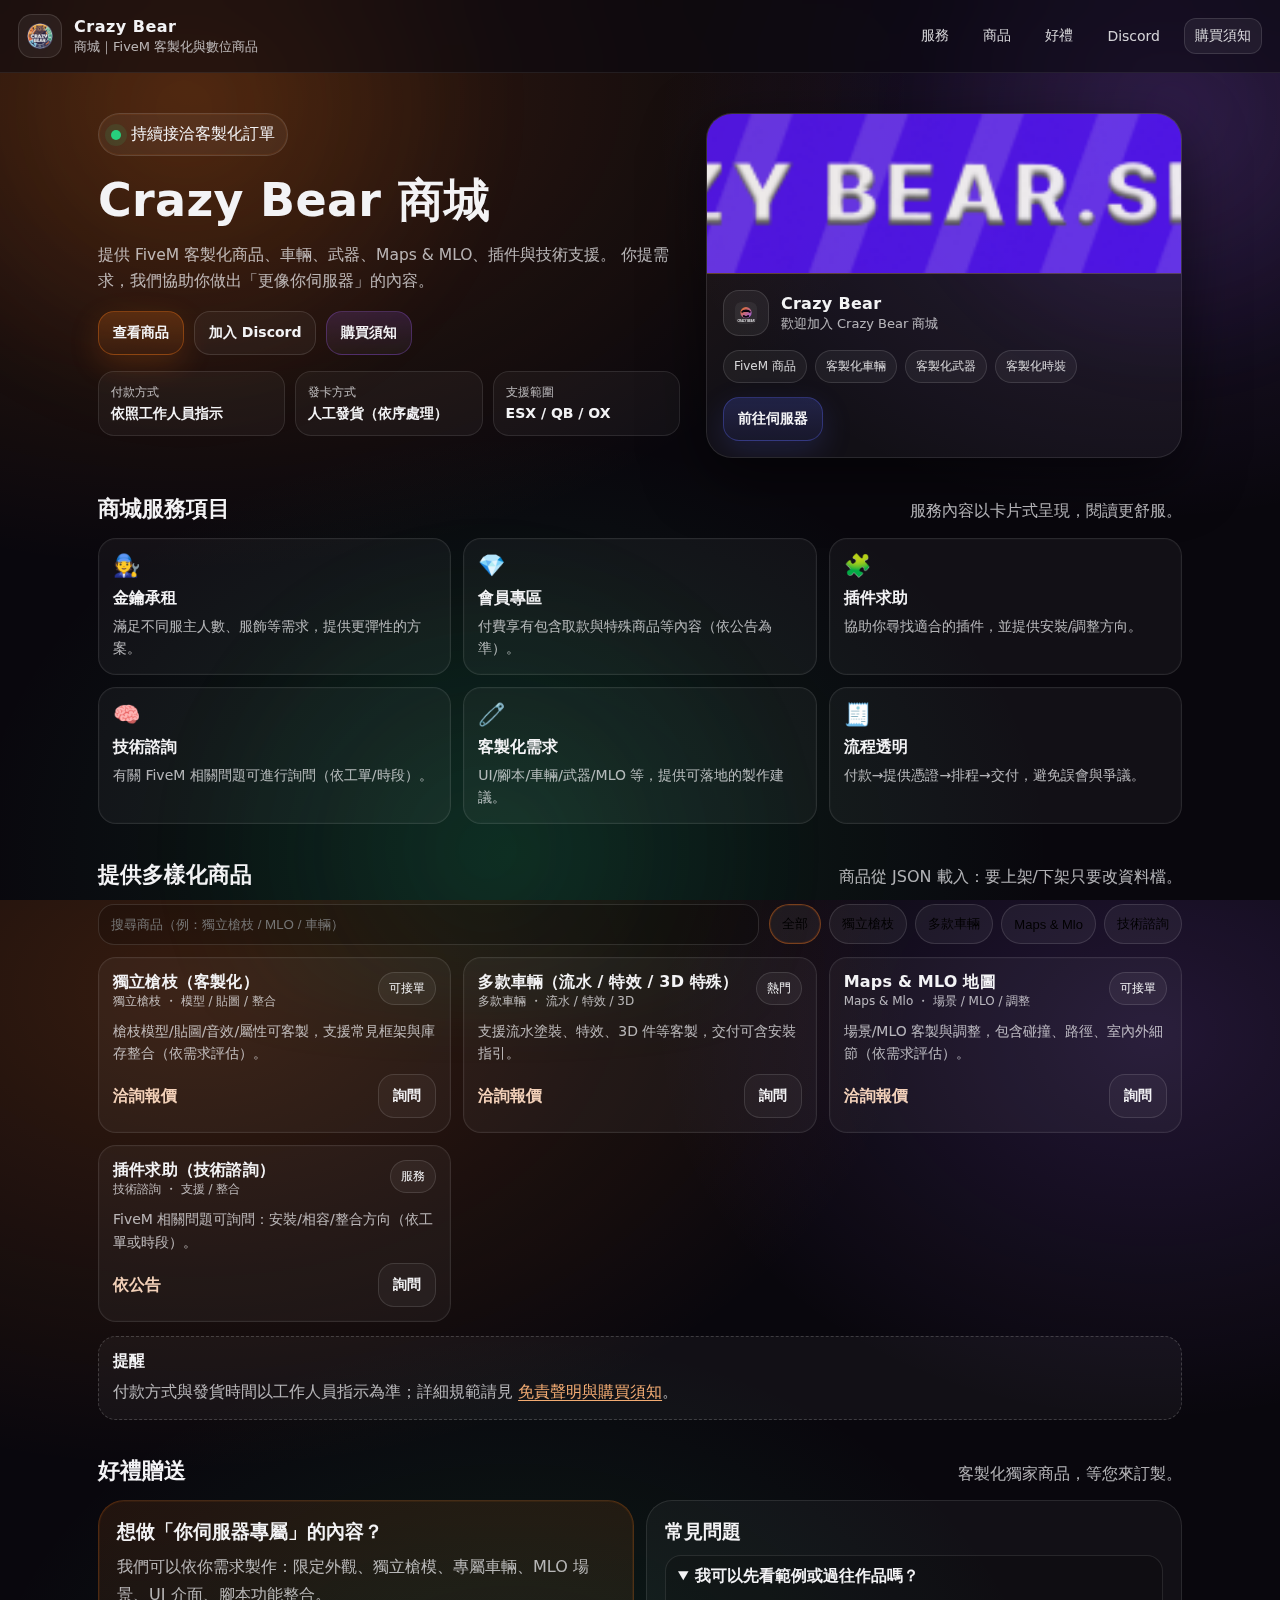
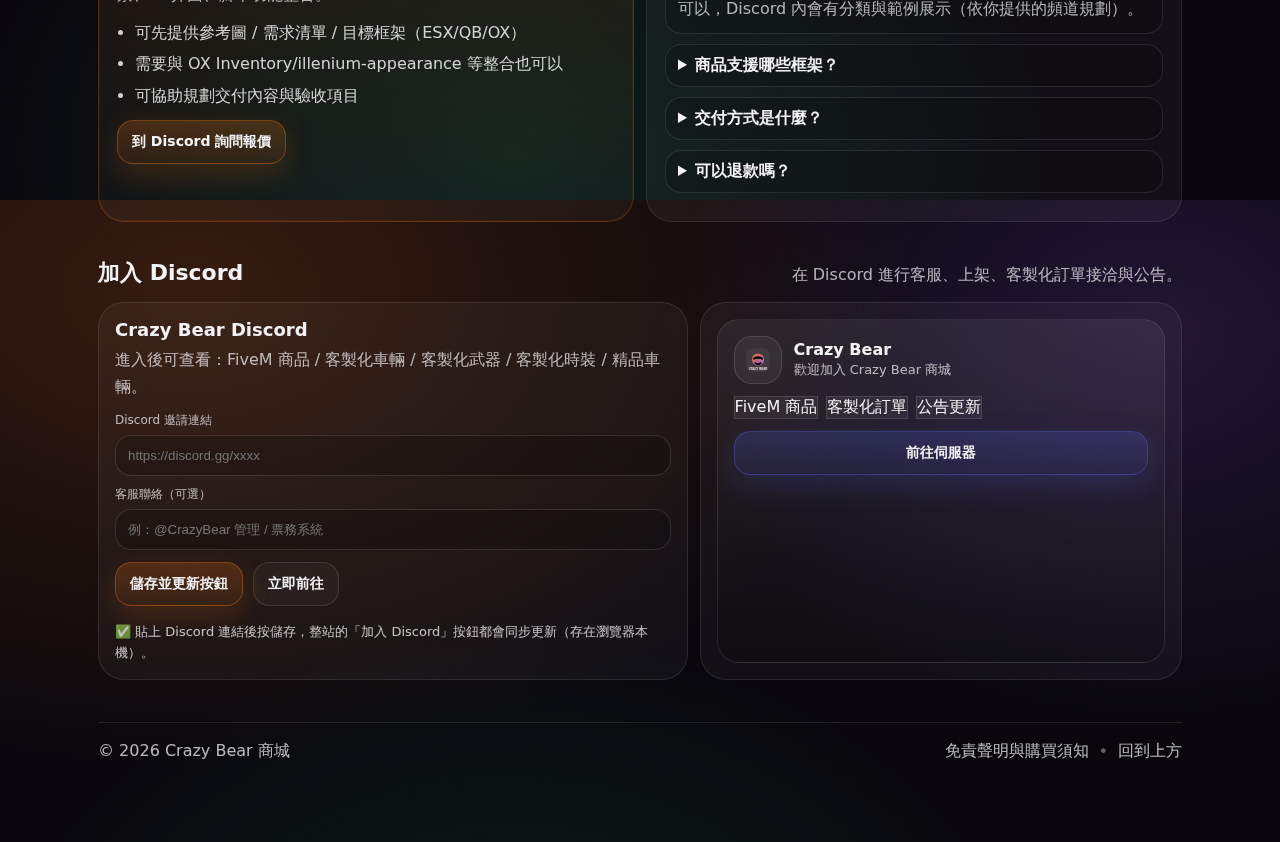
<file: index.html>
<!doctype html>
<html lang="zh-Hant">
<head>
  <meta charset="utf-8" />
  <meta name="viewport" content="width=device-width, initial-scale=1" />
  <title>Crazy Bear 商城</title>
  <meta name="description" content="Crazy Bear 商城｜FiveM 客製化商品、車輛、武器、MLO、插件與技術支援" />
  <link rel="icon" href="/assets/img/logo.svg?v=20260104" type="image/svg+xml" />
  <link rel="stylesheet" href="/assets/style.css?v=20260104" />
</head>


<body>
  <div class="bg-glow" aria-hidden="true"></div>

  <header class="topbar">
    <a class="brand" href="./">
      <img src="assets/img/cbslogo.png" alt="Crazy Bear" class="brand__logo" />
      <div class="brand__text">
        <div class="brand__title">Crazy Bear</div>
        <div class="brand__sub">商城｜FiveM 客製化與數位商品</div>
      </div>
    </a>

    <nav class="nav">
      <a href="#services">服務</a>
      <a href="#catalog">商品</a>
      <a href="#gifts">好禮</a>
      <a href="#discord">Discord</a>
      <a href="./terms.html" class="chip">購買須知</a>
    </nav>

    <button class="hamburger" id="hamburger" aria-label="開啟選單">
      <span></span><span></span><span></span>
    </button>
  </header>

  <aside class="mobile-drawer" id="drawer" aria-hidden="true">
    <div class="drawer__panel">
      <div class="drawer__head">
        <div class="drawer__title">選單</div>
        <button class="drawer__close" id="drawerClose" aria-label="關閉">✕</button>
      </div>
      <a href="#services" class="drawer__link">商城服務</a>
      <a href="#catalog" class="drawer__link">商品分類</a>
      <a href="#gifts" class="drawer__link">好禮贈送</a>
      <a href="#discord" class="drawer__link">加入 Discord</a>
      <a href="./terms.html" class="drawer__link">免責聲明與購買須知</a>
    </div>
  </aside>

  <main class="container">
    <section class="hero">
      <div class="hero__left">
        <div class="pill">
          <span class="dot"></span>
          <span>持續接洽客製化訂單</span>
        </div>

        <h1>Crazy Bear 商城</h1>
        <p class="lead">
          提供 FiveM 客製化商品、車輛、武器、Maps & MLO、插件與技術支援。
          你提需求，我們協助你做出「更像你伺服器」的內容。
        </p>

        <div class="cta">
          <a class="btn btn--primary" href="#catalog">查看商品</a>
          <a class="btn btn--ghost" id="discordCta" href=" https://discord.gg/Xjjh3tvmuu" rel="noreferrer">加入 Discord</a>
          <a class="btn btn--soft" href="./terms.html">購買須知</a>
        </div>

        <div class="meta">
          <div class="meta__item">
            <div class="meta__k">付款方式</div>
            <div class="meta__v">依照工作人員指示</div>
          </div>
          <div class="meta__item">
            <div class="meta__k">發卡方式</div>
            <div class="meta__v">人工發貨（依序處理）</div>
          </div>
          <div class="meta__item">
            <div class="meta__k">支援範圍</div>
            <div class="meta__v">ESX / QB / OX</div>
          </div>
        </div>
      </div>

      <div class="hero__right">
        <div class="poster">
          <div class="poster__banner">
            <img src="assets/img/banner.gif" alt="banner" />
          </div>
          <div class="poster__card">
            <div class="poster__brand">
              <img src="assets/img/logo.svg" alt="" />
              <div>
                <div class="poster__name">Crazy Bear</div>
                <div class="poster__desc">歡迎加入 Crazy Bear 商城</div>
              </div>
            </div>

            <div class="poster__tags">
              <span class="tag">FiveM 商品</span>
              <span class="tag">客製化車輛</span>
              <span class="tag">客製化武器</span>
              <span class="tag">客製化時裝</span>
            </div>

            <a class="btn btn--discord" id="discordCardBtn"  href="https://discord.gg/Xjjh3tvmuu" rel="noreferrer">前往伺服器</a>
          </div>
        </div>
      </div>
    </section>

    <section class="section" id="services">
      <div class="section__head">
        <h2>商城服務項目</h2>
        <p>服務內容以卡片式呈現，閱讀更舒服。</p>
      </div>

      <div class="grid grid--3">
        <article class="card"><div class="card__icon">🧑‍🔧</div><h3>金鑰承租</h3><p>滿足不同服主人數、服飾等需求，提供更彈性的方案。</p></article>
        <article class="card"><div class="card__icon">💎</div><h3>會員專區</h3><p>付費享有包含取款與特殊商品等內容（依公告為準）。</p></article>
        <article class="card"><div class="card__icon">🧩</div><h3>插件求助</h3><p>協助你尋找適合的插件，並提供安裝/調整方向。</p></article>
        <article class="card"><div class="card__icon">🧠</div><h3>技術諮詢</h3><p>有關 FiveM 相關問題可進行詢問（依工單/時段）。</p></article>
        <article class="card"><div class="card__icon">🧷</div><h3>客製化需求</h3><p>UI/腳本/車輛/武器/MLO 等，提供可落地的製作建議。</p></article>
        <article class="card"><div class="card__icon">🧾</div><h3>流程透明</h3><p>付款→提供憑證→排程→交付，避免誤會與爭議。</p></article>
      </div>
    </section>

    <section class="section" id="catalog">
      <div class="section__head">
        <h2>提供多樣化商品</h2>
        <p>商品從 JSON 載入：要上架/下架只要改資料檔。</p>
      </div>

      <div class="controls">
        <div class="search"><input id="searchInput" type="search" placeholder="搜尋商品（例：獨立槍枝 / MLO / 車輛）" /></div>
        <div class="filters" id="filters"></div>
      </div>

      <div class="grid grid--products" id="productGrid" aria-live="polite"></div>

      <div class="notice">
        <div class="notice__title">提醒</div>
        <div class="notice__body">付款方式與發貨時間以工作人員指示為準；詳細規範請見 <a href="./terms.html">免責聲明與購買須知</a>。</div>
      </div>
    </section>

    <section class="section" id="gifts">
      <div class="section__head">
        <h2>好禮贈送</h2>
        <p>客製化獨家商品，等您來訂製。</p>
      </div>

      <div class="grid grid--2">
        <div class="callout">
          <h3>想做「你伺服器專屬」的內容？</h3>
          <p>我們可以依你需求製作：限定外觀、獨立槍模、專屬車輛、MLO 場景、UI 介面、腳本功能整合。</p>
          <ul class="bullets">
            <li>可先提供參考圖 / 需求清單 / 目標框架（ESX/QB/OX）</li>
            <li>需要與 OX Inventory/illenium-appearance 等整合也可以</li>
            <li>可協助規劃交付內容與驗收項目</li>
          </ul>
          <div class="cta"><a class="btn btn--primary" id="discordGiftBtn"  href="https://discord.gg/Xjjh3tvmuu" rel="noreferrer">到 Discord 詢問報價</a></div>
        </div>

        <div class="faq">
          <h3>常見問題</h3>
          <details open><summary>我可以先看範例或過往作品嗎？</summary><p>可以，Discord 內會有分類與範例展示（依你提供的頻道規劃）。</p></details>
          <details><summary>商品支援哪些框架？</summary><p>ESX / QB / OX 皆可，會依商品類型與你現有資源評估整合方式。</p></details>
          <details><summary>交付方式是什麼？</summary><p>通常以資源包/檔案交付，必要時提供安裝說明與基本驗收項目。</p></details>
          <details><summary>可以退款嗎？</summary><p>依照購買須知：數位內容/已提供服務通常不受理退換（詳見條款頁）。</p></details>
        </div>
      </div>
    </section>

    <section class="section" id="discord">
      <div class="section__head">
        <h2>加入 Discord</h2>
        <p>在 Discord 進行客服、上架、客製化訂單接洽與公告。</p>
      </div>

      <div class="discord-box">
        <div class="discord-box__left">
          <div class="discord-box__title">Crazy Bear Discord</div>
          <div class="discord-box__desc">進入後可查看：FiveM 商品 / 客製化車輛 / 客製化武器 / 客製化時裝 / 精品車輛。</div>

          <div class="discord-inputs">
            <label class="field"><span>Discord 邀請連結</span><input id="discordUrl" type="url" placeholder="https://discord.gg/xxxx" /></label>
            <label class="field"><span>客服聯絡（可選）</span><input id="contactText" type="text" placeholder="例：@CrazyBear 管理 / 票務系統" /></label>
          </div>

          <div class="cta">
            <button class="btn btn--primary" id="saveBtn">儲存並更新按鈕</button>
            <a class="btn btn--ghost" id="goDiscordBtn"  href="https://discord.gg/Xjjh3tvmuu" rel="noreferrer">立即前往</a>
          </div>

          <div class="hint">✅ 貼上 Discord 連結後按儲存，整站的「加入 Discord」按鈕都會同步更新（存在瀏覽器本機）。</div>
        </div>

        <div class="discord-box__right">
          <div class="mini-card">
            <div class="mini-card__top">
              <img src="assets/img/logo.svg" alt="" />
              <div>
                <div class="mini-card__name">Crazy Bear</div>
                <div class="mini-card__sub">歡迎加入 Crazy Bear 商城</div>
              </div>
            </div>
            <div class="mini-card__chips">
              <span class="chip">FiveM 商品</span>
              <span class="chip">客製化訂單</span>
              <span class="chip">公告更新</span>
            </div>
            <a class="btn btn--discord w-full" id="goDiscordBtn2"  href="https://discord.gg/Xjjh3tvmuu" rel="noreferrer">前往伺服器</a>
          </div>
        </div>
      </div>
    </section>

    <footer class="footer">
      <div>© <span id="year"></span> Crazy Bear 商城</div>
      <div class="footer__links">
        <a href="./terms.html">免責聲明與購買須知</a>
        <span class="sep">•</span>
        <a href="#services">回到上方</a>
      </div>
    </footer>
  </main>

  <script src="assets/app.js"></script>
</body>
</html>
</file>
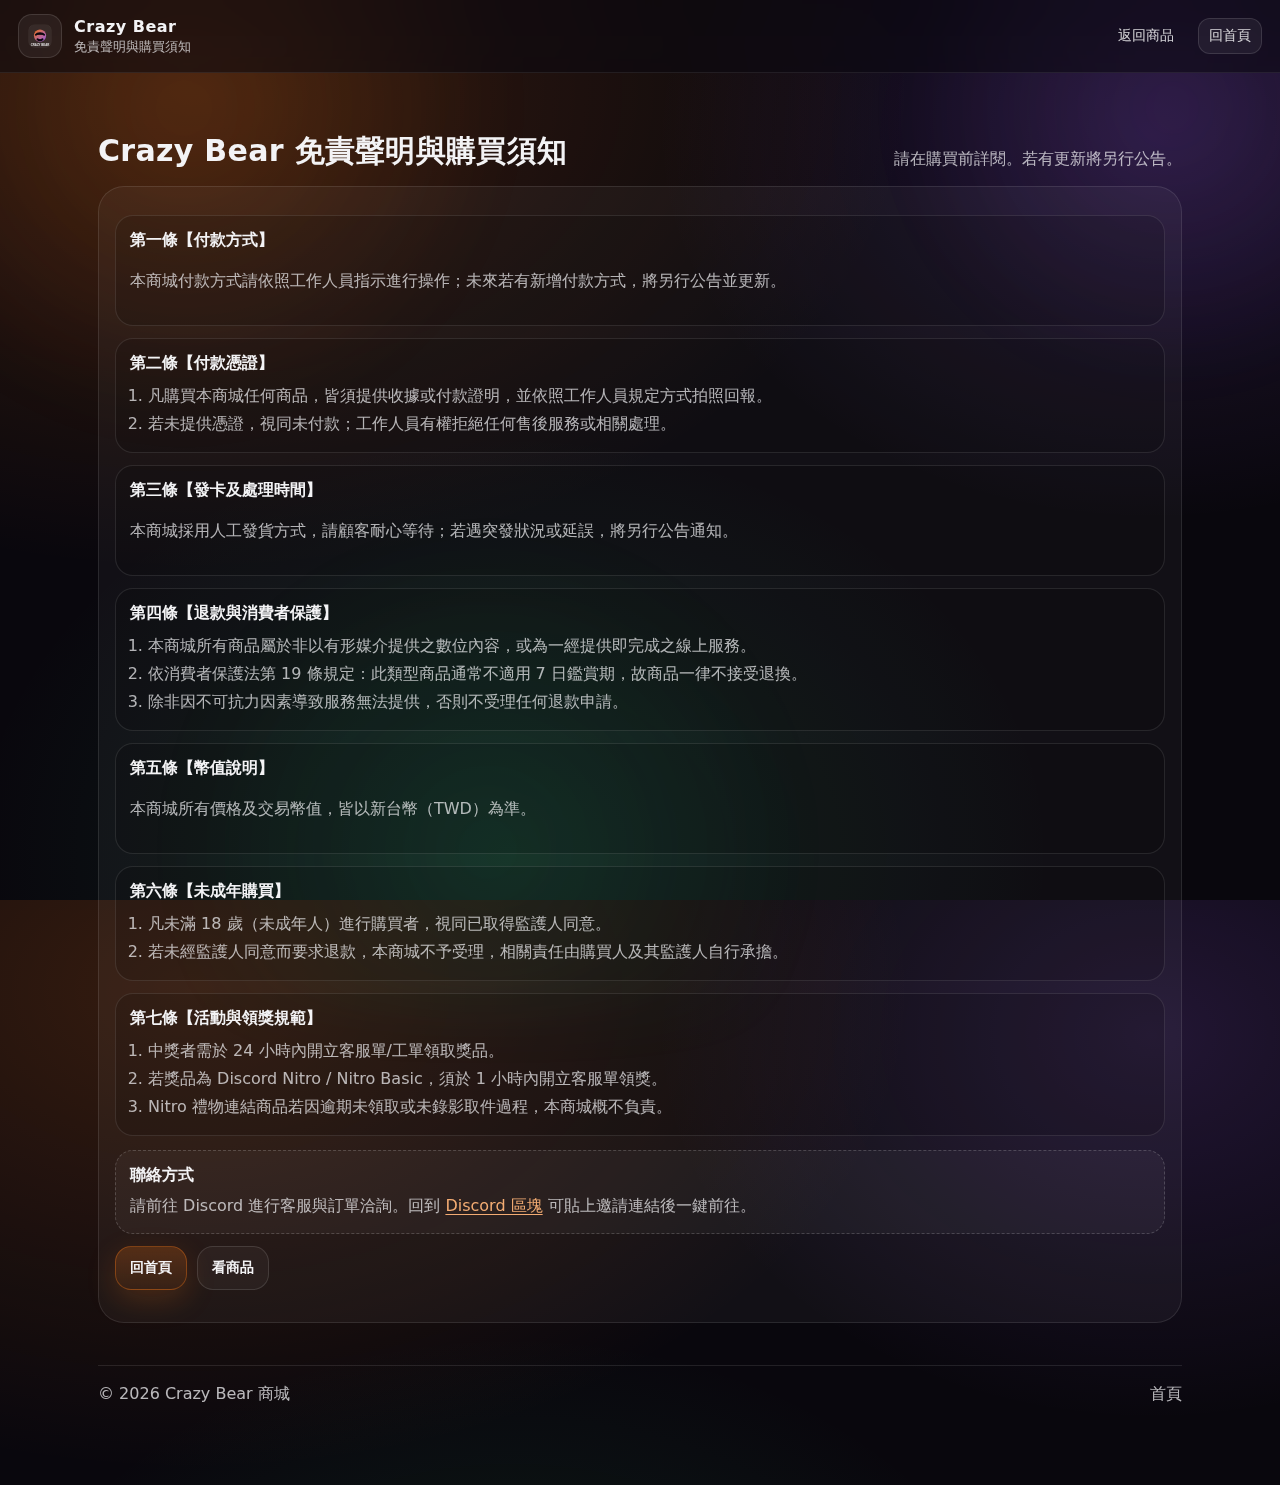
<file: terms.html>
<!doctype html>
<html lang="zh-Hant">
<head>
  <meta charset="utf-8" />
  <meta name="viewport" content="width=device-width, initial-scale=1" />
  <title>免責聲明與購買須知｜Crazy Bear 商城</title>
  <meta name="description" content="Crazy Bear 商城免責聲明與購買須知" />
  <link rel="icon" href="assets/img/logo.svg" type="image/svg+xml" />
  <link rel="stylesheet" href="assets/style.css" />
</head>

<body>
  <div class="bg-glow" aria-hidden="true"></div>

  <header class="topbar">
    <a class="brand" href="./">
      <img src="assets/img/logo.svg" alt="Crazy Bear" class="brand__logo" />
      <div class="brand__text">
        <div class="brand__title">Crazy Bear</div>
        <div class="brand__sub">免責聲明與購買須知</div>
      </div>
    </a>

    <nav class="nav">
      <a href="./#catalog">返回商品</a>
      <a href="./" class="chip">回首頁</a>
    </nav>
  </header>

  <main class="container">
    <section class="section">
      <div class="section__head">
        <h1 class="h1">Crazy Bear 免責聲明與購買須知</h1>
        <p>請在購買前詳閱。若有更新將另行公告。</p>
      </div>

      <div class="terms">
        <article class="term">
          <h2>第一條【付款方式】</h2>
          <p>本商城付款方式請依照工作人員指示進行操作；未來若有新增付款方式，將另行公告並更新。</p>
        </article>

        <article class="term">
          <h2>第二條【付款憑證】</h2>
          <ol>
            <li>凡購買本商城任何商品，皆須提供收據或付款證明，並依照工作人員規定方式拍照回報。</li>
            <li>若未提供憑證，視同未付款；工作人員有權拒絕任何售後服務或相關處理。</li>
          </ol>
        </article>

        <article class="term">
          <h2>第三條【發卡及處理時間】</h2>
          <p>本商城採用人工發貨方式，請顧客耐心等待；若遇突發狀況或延誤，將另行公告通知。</p>
        </article>

        <article class="term">
          <h2>第四條【退款與消費者保護】</h2>
          <ol>
            <li>本商城所有商品屬於非以有形媒介提供之數位內容，或為一經提供即完成之線上服務。</li>
            <li>依消費者保護法第 19 條規定：此類型商品通常不適用 7 日鑑賞期，故商品一律不接受退換。</li>
            <li>除非因不可抗力因素導致服務無法提供，否則不受理任何退款申請。</li>
          </ol>
        </article>

        <article class="term">
          <h2>第五條【幣值說明】</h2>
          <p>本商城所有價格及交易幣值，皆以新台幣（TWD）為準。</p>
        </article>

        <article class="term">
          <h2>第六條【未成年購買】</h2>
          <ol>
            <li>凡未滿 18 歲（未成年人）進行購買者，視同已取得監護人同意。</li>
            <li>若未經監護人同意而要求退款，本商城不予受理，相關責任由購買人及其監護人自行承擔。</li>
          </ol>
        </article>

        <article class="term">
          <h2>第七條【活動與領獎規範】</h2>
          <ol>
            <li>中獎者需於 24 小時內開立客服單/工單領取獎品。</li>
            <li>若獎品為 Discord Nitro / Nitro Basic，須於 1 小時內開立客服單領獎。</li>
            <li>Nitro 禮物連結商品若因逾期未領取或未錄影取件過程，本商城概不負責。</li>
          </ol>
        </article>

        <div class="notice">
          <div class="notice__title">聯絡方式</div>
          <div class="notice__body">
            請前往 Discord 進行客服與訂單洽詢。回到 <a href="./#discord">Discord 區塊</a> 可貼上邀請連結後一鍵前往。
          </div>
        </div>

        <div class="cta">
          <a class="btn btn--primary" href="./">回首頁</a>
          <a class="btn btn--ghost" href="./#catalog">看商品</a>
        </div>
      </div>
    </section>

    <footer class="footer">
      <div>© <span id="year"></span> Crazy Bear 商城</div>
      <div class="footer__links"><a href="./">首頁</a></div>
    </footer>
  </main>

  <script>document.getElementById("year").textContent = new Date().getFullYear();</script>
</body>
</html>
</file>
<file: assets/style.css>
/* Crazy Bear Shop - styles */
:root{
  --bg:#09070d; --panel: rgba(255,255,255,.06); --panel2: rgba(255,255,255,.09);
  --line: rgba(255,255,255,.12); --text:#f3f3f5; --muted: rgba(243,243,245,.72);
  --accent:#ff7a18; --accent2:#ffb347; --ok:#27d07d;
  --shadow: 0 18px 60px rgba(0,0,0,.55); --radius: 18px; --radius2: 26px;
}
*{box-sizing:border-box} html,body{height:100%}
body{
  margin:0;
  font-family: ui-sans-serif, system-ui, -apple-system, "Segoe UI","Noto Sans TC", Arial, "PingFang TC","Microsoft JhengHei", sans-serif;
  background: radial-gradient(1200px 800px at 15% 10%, rgba(255,122,24,.18), transparent 60%),
              radial-gradient(900px 700px at 90% 15%, rgba(163,98,255,.16), transparent 55%),
              radial-gradient(900px 700px at 40% 95%, rgba(39,208,125,.12), transparent 60%),
              var(--bg);
  color:var(--text); overflow-x:hidden;
}
a{color:inherit; text-decoration:none} a:hover{opacity:.92} img{max-width:100%; display:block}
.bg-glow{position:fixed; inset:-120px; pointer-events:none; filter: blur(30px); opacity:.55;
  background: radial-gradient(600px 600px at 20% 20%, rgba(255,122,24,.28), transparent 55%),
              radial-gradient(520px 520px at 85% 20%, rgba(163,98,255,.22), transparent 55%),
              radial-gradient(600px 600px at 40% 85%, rgba(39,208,125,.18), transparent 55%);
  z-index:-1;
}
.container{max-width:1120px; margin:0 auto; padding: 22px 18px 80px}
.topbar{position:sticky; top:0; z-index:50; display:flex; align-items:center; justify-content:space-between;
  padding: 14px 18px; backdrop-filter: blur(16px); background: rgba(10,8,14,.55);
  border-bottom:1px solid rgba(255,255,255,.08);
}
.brand{display:flex; align-items:center; gap:12px}
.brand__logo{width:44px; height:44px; border-radius:14px; background: rgba(255,255,255,.06);
  border:1px solid rgba(255,255,255,.12); padding:8px;
}
.brand__title{font-weight:800; letter-spacing:.5px}
.brand__sub{font-size:13px; color:var(--muted); margin-top:2px}
.nav{display:flex; gap:14px; align-items:center}
.nav a{font-size:14px; color: rgba(243,243,245,.86); padding: 8px 10px; border-radius: 12px}
.nav a:hover{background: rgba(255,255,255,.06)}
.chip{border:1px solid rgba(255,255,255,.12); background: rgba(255,255,255,.06)}
.hamburger{display:none; border:0; background: transparent; padding: 10px; border-radius: 14px}
.hamburger:hover{background: rgba(255,255,255,.06)}
.hamburger span{display:block; width:22px; height:2px; margin:5px 0; background: rgba(243,243,245,.9); border-radius:2px}
.mobile-drawer{position:fixed; inset:0; display:none; background: rgba(0,0,0,.55); z-index:80}
.mobile-drawer[aria-hidden="false"]{display:block}
.drawer__panel{position:absolute; right:0; top:0; height:100%; width:min(360px, 88vw);
  background: rgba(14,12,19,.92); border-left:1px solid rgba(255,255,255,.10); backdrop-filter: blur(16px);
  padding: 16px;
}
.drawer__head{display:flex; align-items:center; justify-content:space-between; margin-bottom:12px}
.drawer__title{font-weight:800}
.drawer__close{border:1px solid rgba(255,255,255,.12); background: rgba(255,255,255,.06); color:var(--text);
  border-radius: 12px; padding: 8px 10px; cursor:pointer;
}
.drawer__link{display:block; padding: 12px 10px; border-radius: 14px; border:1px solid rgba(255,255,255,.10);
  background: rgba(255,255,255,.04); margin:10px 0;
}
.hero{display:grid; grid-template-columns: 1.1fr .9fr; gap: 26px; margin-top: 18px; align-items:stretch}
.pill{display:inline-flex; align-items:center; gap:10px; padding: 10px 12px; border-radius: 999px;
  border:1px solid rgba(255,255,255,.12); background: rgba(255,255,255,.05); box-shadow: 0 0 0 1px rgba(255,122,24,.08) inset;
}
.dot{width:10px; height:10px; border-radius:50%; background: var(--ok); box-shadow: 0 0 0 6px rgba(39,208,125,.12)}
h1{margin: 14px 0 10px; font-size: clamp(30px, 4vw, 46px); letter-spacing: .3px}
.lead{margin: 0 0 16px; color: var(--muted); line-height:1.7; font-size: 15.5px}
.cta{display:flex; gap:10px; flex-wrap:wrap; margin: 12px 0 16px}
.btn{display:inline-flex; align-items:center; justify-content:center; gap:10px; padding: 12px 14px; border-radius: 16px;
  border:1px solid rgba(255,255,255,.12); background: rgba(255,255,255,.06); color: var(--text); cursor:pointer;
  font-weight: 700; font-size: 14px; transition: transform .12s ease, background .12s ease, border-color .12s ease;
}
.btn:hover{transform: translateY(-1px); background: rgba(255,255,255,.08)} .btn:active{transform: translateY(0px)}
.btn--primary{border-color: rgba(255,122,24,.35); background: linear-gradient(180deg, rgba(255,122,24,.22), rgba(255,122,24,.10));
  box-shadow: 0 10px 30px rgba(255,122,24,.18);
}
.btn--ghost{background: rgba(255,255,255,.04)}
.btn--soft{border-color: rgba(163,98,255,.28); background: linear-gradient(180deg, rgba(163,98,255,.16), rgba(255,255,255,.04))}
.btn--discord{border-color: rgba(88,101,242,.35); background: linear-gradient(180deg, rgba(88,101,242,.22), rgba(88,101,242,.10));
  box-shadow: 0 10px 30px rgba(88,101,242,.18);
}
.meta{display:grid; grid-template-columns: repeat(3, 1fr); gap: 10px}
.meta__item{padding: 12px; border-radius: 16px; background: rgba(255,255,255,.04); border:1px solid rgba(255,255,255,.10)}
.meta__k{font-size:12px; color:var(--muted)} .meta__v{font-size:14px; font-weight:700; margin-top:4px}
.poster{height:100%; border-radius: var(--radius2); overflow:hidden; border:1px solid rgba(255,255,255,.10);
  background: rgba(255,255,255,.04); box-shadow: var(--shadow);
}
.poster__banner{height: 160px; background: linear-gradient(135deg, rgba(255,122,24,.25), rgba(163,98,255,.18));
  border-bottom:1px solid rgba(255,255,255,.10);
}
.poster__banner img{width:100%; height:100%; object-fit:cover; opacity:.9}
.poster__card{padding: 16px}
.poster__brand{display:flex; gap:12px; align-items:center}
.poster__brand img{width:46px; height:46px; border-radius:16px; border:1px solid rgba(255,255,255,.12);
  background: rgba(255,255,255,.06); padding:10px;
}
.poster__name{font-weight:900; letter-spacing:.3px} .poster__desc{color:var(--muted); font-size:13px; margin-top:2px}
.poster__tags{display:flex; flex-wrap:wrap; gap:8px; margin: 14px 0}
.tag{font-size:12px; padding: 7px 10px; border-radius: 999px; border:1px solid rgba(255,255,255,.12);
  background: rgba(255,255,255,.05); color: rgba(243,243,245,.86);
}
.section{margin-top: 36px}
.section__head{display:flex; align-items:flex-end; justify-content:space-between; gap: 16px; margin-bottom: 14px}
.section__head h2{margin:0; font-size:22px} .section__head p{margin:0; color:var(--muted); line-height:1.6; max-width: 560px}
.h1{font-size: 30px; margin: 0}
.grid{display:grid; gap: 12px} .grid--3{grid-template-columns: repeat(3, 1fr)} .grid--2{grid-template-columns: repeat(2, 1fr)}
.grid--products{grid-template-columns: repeat(3, 1fr)}
.card{padding: 14px; border-radius: var(--radius); border:1px solid rgba(255,255,255,.10); background: rgba(255,255,255,.04);
  box-shadow: 0 0 0 1px rgba(255,255,255,.02) inset;
}
.card__icon{font-size: 22px} .card h3{margin: 10px 0 6px; font-size: 16px} .card p{margin:0; color:var(--muted); line-height:1.6; font-size: 14px}
.controls{display:flex; gap: 10px; align-items:center; justify-content:space-between; margin: 10px 0 12px; flex-wrap:wrap}
.search{flex: 1 1 320px}
.search input{width:100%; padding: 12px 12px; border-radius: 16px; border:1px solid rgba(255,255,255,.12); background: rgba(0,0,0,.18);
  color: var(--text); outline:none;
}
.search input:focus{border-color: rgba(255,122,24,.35)}
.filters{display:flex; gap:8px; flex-wrap:wrap}
.filter{padding: 10px 12px; border-radius: 999px; border:1px solid rgba(255,255,255,.12); background: rgba(255,255,255,.05);
  font-size: 13px; cursor:pointer; user-select:none;
}
.filter[aria-pressed="true"]{border-color: rgba(255,122,24,.40); box-shadow: 0 0 0 1px rgba(255,122,24,.10) inset}
.product{display:flex; flex-direction:column; gap:10px}
.product__top{display:flex; align-items:flex-start; justify-content:space-between; gap:10px}
.product__name{font-weight:900; letter-spacing:.2px}
.product__cat{font-size:12px; color:var(--muted)}
.product__badge{font-size:12px; padding: 7px 10px; border-radius: 999px; border:1px solid rgba(255,255,255,.12); background: rgba(255,255,255,.05)}
.product__desc{margin:0; color:var(--muted); line-height:1.6; font-size:14px}
.product__bottom{display:flex; gap:10px; align-items:center; justify-content:space-between; margin-top:auto}
.price{font-weight:900; color: rgba(255, 220, 195, .95)}
.notice{margin-top: 14px; padding: 14px; border-radius: var(--radius); border:1px dashed rgba(255,255,255,.18); background: rgba(255,255,255,.04)}
.notice__title{font-weight:900} .notice__body{margin-top:6px; color:var(--muted); line-height:1.7}
.notice a{color: rgba(255,180,120,.95); text-decoration: underline; text-underline-offset: 3px}
.callout{padding: 18px; border-radius: var(--radius2); border:1px solid rgba(255,122,24,.22);
  background: linear-gradient(180deg, rgba(255,122,24,.10), rgba(255,255,255,.03)); box-shadow: 0 0 0 1px rgba(255,122,24,.08) inset;
}
.callout h3{margin:0 0 8px} .callout p{margin:0; color:var(--muted); line-height:1.7}
.bullets{margin: 12px 0 0; padding-left: 18px; color: rgba(243,243,245,.85)} .bullets li{margin: 6px 0; line-height:1.6}
.faq{padding: 18px; border-radius: var(--radius2); border:1px solid rgba(255,255,255,.10); background: rgba(255,255,255,.04)}
.faq h3{margin:0 0 8px}
details{border:1px solid rgba(255,255,255,.10); border-radius: 16px; background: rgba(0,0,0,.14); padding: 10px 12px; margin: 10px 0}
summary{cursor:pointer; font-weight:800} details p{margin: 8px 0 0; color:var(--muted); line-height:1.7}
.discord-box{display:grid; grid-template-columns: 1.1fr .9fr; gap: 12px}
.discord-box__left, .discord-box__right{padding: 16px; border-radius: var(--radius2); border:1px solid rgba(255,255,255,.10); background: rgba(255,255,255,.04)}
.discord-box__title{font-size:18px; font-weight:900}
.discord-box__desc{margin-top:6px; color:var(--muted); line-height:1.7}
.discord-inputs{display:grid; grid-template-columns: 1fr; gap: 10px; margin-top: 12px}
.field span{display:block; font-size:12px; color:var(--muted); margin-bottom:6px}
.field input{width:100%; padding: 12px; border-radius: 16px; border:1px solid rgba(255,255,255,.12); background: rgba(0,0,0,.18); color: var(--text); outline:none}
.field input:focus{border-color: rgba(88,101,242,.40)}
.hint{margin-top:10px; color: rgba(243,243,245,.78); font-size: 13px; line-height:1.6}
.mini-card{border-radius: 22px; border:1px solid rgba(255,255,255,.10); background: linear-gradient(180deg, rgba(255,255,255,.06), rgba(0,0,0,.14));
  padding: 16px; height:100%; display:flex; flex-direction:column; gap: 12px;
}
.mini-card__top{display:flex; gap:12px; align-items:center}
.mini-card__top img{width:48px; height:48px; border-radius: 18px; border:1px solid rgba(255,255,255,.12); background: rgba(255,255,255,.06); padding:10px}
.mini-card__name{font-weight:900} .mini-card__sub{font-size:13px; color:var(--muted); margin-top:2px}
.mini-card__chips{display:flex; flex-wrap:wrap; gap:8px}
.w-full{width:100%}
.footer{margin-top: 42px; padding-top: 18px; border-top:1px solid rgba(255,255,255,.10); display:flex; align-items:center; justify-content:space-between;
  color: rgba(243,243,245,.75); gap: 12px; flex-wrap:wrap;
}
.footer__links{display:flex; gap:10px; align-items:center} .sep{opacity:.5}
.terms{padding: 16px; border-radius: var(--radius2); border:1px solid rgba(255,255,255,.10); background: rgba(255,255,255,.04)}
.term{padding: 14px; border-radius: 18px; border:1px solid rgba(255,255,255,.10); background: rgba(0,0,0,.14); margin: 12px 0}
.term h2{margin: 0 0 8px; font-size: 16px} .term p, .term li{color:var(--muted); line-height:1.75} .term ol{margin: 8px 0 0; padding-left: 18px}
@media (max-width: 980px){
  .hero{grid-template-columns: 1fr} .discord-box{grid-template-columns: 1fr}
  .grid--3{grid-template-columns: 1fr 1fr} .grid--products{grid-template-columns: 1fr 1fr}
  .meta{grid-template-columns: 1fr}
}
@media (max-width: 720px){
  .nav{display:none} .hamburger{display:block}
  .grid--3{grid-template-columns: 1fr} .grid--2{grid-template-columns: 1fr} .grid--products{grid-template-columns: 1fr}
  .section__head{flex-direction:column; align-items:flex-start}
}
</file>
